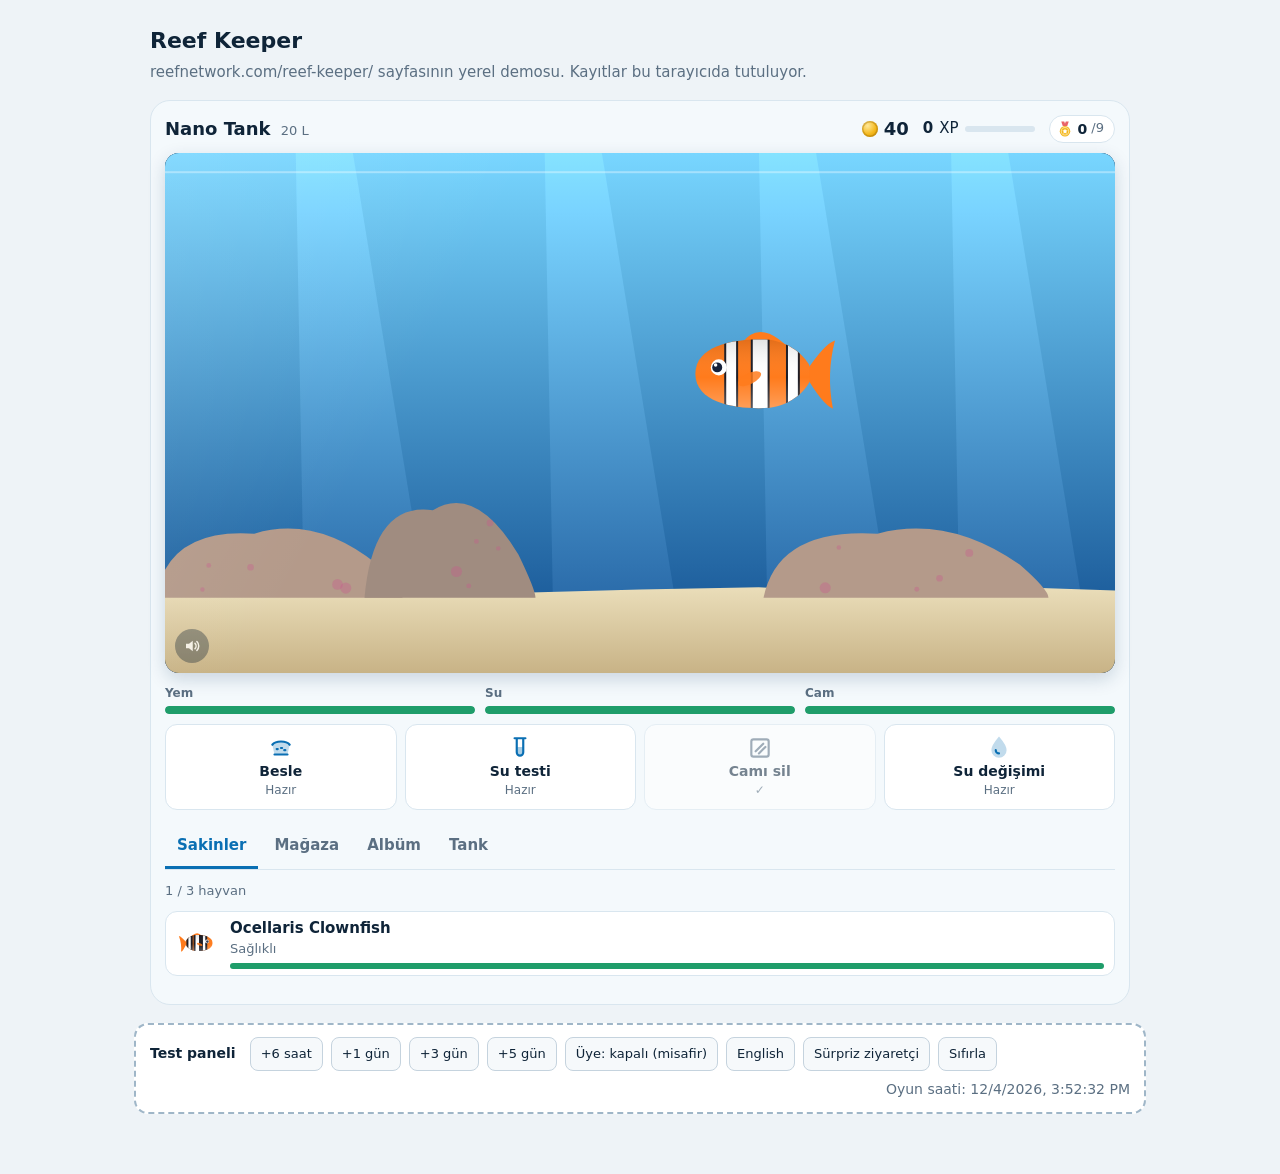
<file: demo/index.html>
<!doctype html>
<html lang="tr">
<head>
<meta charset="utf-8">
<meta name="viewport" content="width=device-width, initial-scale=1">
<title>Reef Keeper — demo</title>
<link rel="stylesheet" href="../assets/game.css">
<link rel="stylesheet" href="surprises.css">
<style>
	body { margin: 0; padding: 24px 16px 60px; background: #eef3f7; font: 15px/1.5 system-ui, -apple-system, sans-serif; color: #0f2438; }
	.page { max-width: 980px; margin: 0 auto; }
	.page h1 { font-size: 22px; margin: 0 0 4px; }
	.page > p { margin: 0 0 16px; color: #5b6f82; }
	.debug { max-width: 980px; margin: 18px auto 0; padding: 12px 14px; border: 2px dashed #9fb6c8; border-radius: 14px; background: #fff; display: flex; flex-wrap: wrap; gap: 8px; align-items: center; font-size: 14px; }
	.debug b { margin-right: 6px; }
	.debug button, .debug a { font: inherit; font-size: 13px; padding: 6px 10px; border-radius: 8px; border: 1px solid #c5d3de; background: #f6f9fb; cursor: pointer; color: inherit; text-decoration: none; }
	.debug .clock { margin-left: auto; color: #5b6f82; font-variant-numeric: tabular-nums; }
</style>
</head>
<body>
<div class="page">
	<h1>Reef Keeper</h1>
	<p>reefnetwork.com/reef-keeper/ sayfasının yerel demosu. Kayıtlar bu tarayıcıda tutuluyor.</p>
	<div id="game"></div>
</div>

<div class="debug" id="debug">
	<b>Test paneli</b>
	<button data-h="6">+6 saat</button>
	<button data-h="24">+1 gün</button>
	<button data-h="72">+3 gün</button>
	<button data-h="120">+5 gün</button>
	<button id="member"></button>
	<a id="lang" href="#"></a>
	<button id="visit">Sürpriz ziyaretçi</button>
	<button id="reset">Sıfırla</button>
	<span class="clock" id="clock"></span>
</div>

<script src="../assets/engine.js"></script>
<script src="../assets/i18n.js"></script>
<script src="../assets/sprites.js"></script>
<script src="../assets/stores.js"></script>
<script src="../assets/game.js"></script>
<script src="species.js"></script>
<script src="demo.js"></script>
<script>
	(function () {
		var D = ReefDemo;
		var lang = D.lang();
		window.rkGame = ReefKeeper.mount(document.getElementById('game'), {
			store: D.store(),
			species: RK_DEMO_SPECIES,
			lang: lang,
			member: D.member(),
			urls: { join: '#join', signIn: '#sign-in' },
			linkFor: function (sp) { return 'product.html?sid=' + sp.sid + '&lang=' + lang; }
		});

		var reload = function () { location.reload(); };
		document.querySelectorAll('[data-h]').forEach(function (b) {
			b.addEventListener('click', function () { D.travel(Number(b.dataset.h)); reload(); });
		});
		var m = document.getElementById('member');
		m.textContent = D.member() ? 'Üye: açık' : 'Üye: kapalı (misafir)';
		m.addEventListener('click', function () { D.setMember(!D.member()); reload(); });
		var l = document.getElementById('lang');
		l.textContent = lang === 'tr' ? 'English' : 'Türkçe';
		l.href = '?lang=' + (lang === 'tr' ? 'en' : 'tr');
		document.getElementById('visit').addEventListener('click', function () { ReefSurprises.visit(); });
		document.getElementById('reset').addEventListener('click', function () { D.reset(); reload(); });
		var clock = document.getElementById('clock');
		var tick = function () { clock.textContent = 'Oyun saati: ' + new Date(D.clock()).toLocaleString(); };
		tick();
		setInterval(tick, 1000);
	})();
</script>
<script src="surprises.js"></script>
</body>
</html>
</file>
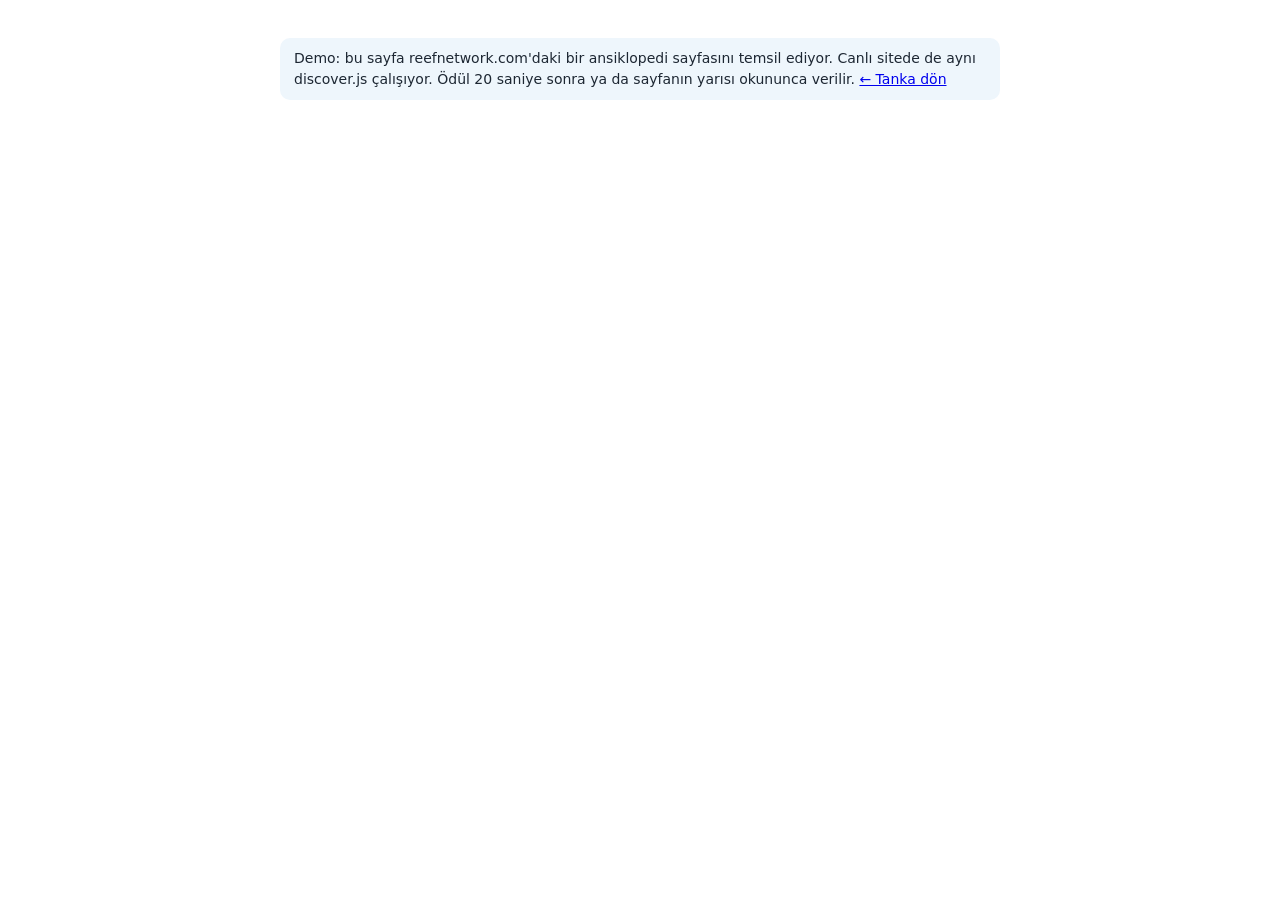
<file: demo/product.html>
<!doctype html>
<html lang="tr">
<head>
<meta charset="utf-8">
<meta name="viewport" content="width=device-width, initial-scale=1">
<title>Ansiklopedi sayfası — demo</title>
<style>
	body { margin: 0; padding: 24px 16px 120px; background: #fff; font: 16px/1.7 Georgia, serif; color: #1d2733; }
	article { max-width: 720px; margin: 0 auto; }
	img { width: 100%; max-width: 420px; border-radius: 12px; display: block; margin: 0 auto 20px; }
	.note { font: 14px/1.5 system-ui, sans-serif; background: #eef6fc; border-radius: 10px; padding: 10px 14px; margin-bottom: 20px; }
	.filler { height: 14px; background: #edf1f4; border-radius: 4px; margin: 10px 0; }
</style>
</head>
<body>
<article>
	<p class="note">Demo: bu sayfa reefnetwork.com'daki bir ansiklopedi sayfasını temsil ediyor. Canlı sitede de aynı discover.js çalışıyor. Ödül 20 saniye sonra ya da sayfanın yarısı okununca verilir. <a href="index.html">← Tanka dön</a></p>
	<h1 id="name"></h1>
	<p><i id="sci"></i></p>
	<img id="img" alt="">
	<div id="filler"></div>
</article>

<script src="../assets/engine.js"></script>
<script src="../assets/i18n.js"></script>
<script src="../assets/stores.js"></script>
<script src="../assets/discover.js"></script>
<script src="species.js"></script>
<script src="demo.js"></script>
<script>
	(function () {
		var sid = (/[?&]sid=(\d+)/.exec(location.search) || [])[1];
		var lang = ReefDemo.lang();
		var sp = ReefDemo.catalog()[sid];
		if (!sp) return;
		document.getElementById('name').textContent = sp.name;
		document.getElementById('sci').textContent = sp.sci;
		document.getElementById('img').src = sp.img.replace('-300x300', '');
		var f = document.getElementById('filler');
		for (var i = 0; i < 80; i++) {
			var d = document.createElement('div');
			d.className = 'filler';
			d.style.width = (60 + (i * 37) % 40) + '%';
			f.appendChild(d);
		}
		ReefDiscover.init({ sid: sid, store: ReefDemo.store(), lang: lang, gameUrl: 'index.html?lang=' + lang });
	})();
</script>
</body>
</html>
</file>
<file: assets/game.css>
/* Reef Keeper — scoped under .rk so the site theme stays untouched. */
.rk {
	--rk-ink: #0f2438;
	--rk-muted: #5b6f82;
	--rk-bg: #f4f9fc;
	--rk-card: #ffffff;
	--rk-line: #d9e6ef;
	--rk-sea: #0a6fb3;
	--rk-sea-2: #0b8fd8;
	--rk-ok: #1f9d6a;
	--rk-warn: #e0a11b;
	--rk-bad: #d8443a;
	--rk-coin: #f4b81c;
	--rk-radius: 14px;
	box-sizing: border-box;
	max-width: 980px;
	margin: 0 auto;
	color: var(--rk-ink);
	background: var(--rk-bg);
	border: 1px solid var(--rk-line);
	border-radius: 20px;
	padding: 14px;
	font: 15px/1.45 system-ui, -apple-system, "Segoe UI", Roboto, sans-serif;
	position: relative;
	-webkit-tap-highlight-color: transparent;
}
.rk *, .rk *::before, .rk *::after { box-sizing: border-box; }
.rk [hidden] { display: none !important; }
.rk h3 { margin: 0 0 8px; font-size: 18px; line-height: 1.25; }
.rk p { margin: 0 0 10px; }
.rk-muted { color: var(--rk-muted); font-size: 13px; }
.rk-sr { position: absolute; width: 1px; height: 1px; overflow: hidden; clip: rect(0 0 0 0); }

.rk-hud { display: flex; justify-content: space-between; align-items: center; gap: 12px; margin-bottom: 10px; flex-wrap: wrap; }
.rk-tank-name { font-weight: 700; font-size: 18px; }
.rk-tank-name small { font-weight: 500; color: var(--rk-muted); font-size: 13px; margin-left: 4px; }
.rk-stats { display: flex; gap: 14px; align-items: center; }
.rk-coins, .rk-xp { display: inline-flex; align-items: center; gap: 6px; font-variant-numeric: tabular-nums; }
.rk-coins b { font-size: 18px; }
.rk-xp-track { display: inline-block; width: 70px; height: 6px; border-radius: 3px; background: var(--rk-line); overflow: hidden; }
.rk-xp-track span { display: block; height: 100%; background: var(--rk-sea-2); }
.rk-coin { display: inline-block; width: 16px; height: 16px; border-radius: 50%; background: radial-gradient(circle at 35% 30%, #ffe99a, var(--rk-coin) 55%, #c98d00); box-shadow: inset 0 0 0 1.5px rgba(150, 100, 0, .35); flex: none; font-style: normal; }

.rk-banner { border-radius: 10px; padding: 9px 12px; margin-bottom: 10px; font-weight: 600; font-size: 14px; }
.rk-banner-warn { background: #fff4d6; color: #7a5200; }
.rk-banner-bad { background: #ffe1de; color: #8a1d15; animation: rk-pulse 1.6s ease-in-out infinite; }
@keyframes rk-pulse { 50% { background: #ffc9c3; } }

.rk-stage { position: relative; border-radius: var(--rk-radius); overflow: hidden; box-shadow: inset 0 0 0 4px #1d3448, 0 6px 18px rgba(10, 50, 90, .18); background: #0e4a86; }
.rk-canvas { display: block; width: 100%; touch-action: manipulation; }
.rk-mode-feed .rk-canvas { cursor: crosshair; }
.rk-mode-wipe .rk-canvas { cursor: grab; touch-action: none; }
.rk-hint { position: absolute; left: 50%; bottom: 14px; transform: translateX(-50%); background: rgba(10, 30, 50, .78); color: #fff; padding: 7px 14px; border-radius: 99px; font-size: 14px; font-weight: 600; pointer-events: none; white-space: nowrap; }
.rk-collect { position: absolute; top: 12px; right: 12px; display: inline-flex; gap: 6px; align-items: center; border: 0; border-radius: 99px; padding: 7px 13px; font: inherit; font-weight: 700; background: rgba(255, 255, 255, .92); color: var(--rk-ink); cursor: pointer; box-shadow: 0 3px 10px rgba(0, 0, 0, .2); animation: rk-bob 2.4s ease-in-out infinite; }
@keyframes rk-bob { 50% { transform: translateY(-4px); } }
.rk-toasts { position: absolute; top: 12px; left: 12px; right: 120px; display: flex; flex-direction: column; gap: 6px; pointer-events: none; align-items: flex-start; }
.rk-toast { background: rgba(10, 30, 50, .85); color: #fff; padding: 6px 12px; border-radius: 10px; font-size: 13px; font-weight: 600; transition: opacity .4s, transform .4s; max-width: 100%; }
.rk-toast-good { background: rgba(20, 120, 80, .92); }
.rk-toast-bad { background: rgba(170, 45, 35, .92); }
.rk-toast-out { opacity: 0; transform: translateY(-6px); }

.rk-bars { display: grid; grid-template-columns: repeat(3, 1fr); gap: 10px; margin: 12px 0 10px; }
.rk-bar { display: flex; flex-direction: column; gap: 4px; font-size: 12px; font-weight: 600; color: var(--rk-muted); }
.rk-bar-track { height: 8px; border-radius: 4px; background: var(--rk-line); overflow: hidden; }
.rk-bar-fill { display: block; height: 100%; border-radius: 4px; background: var(--rk-ok); transition: width .6s; }
.rk-bar-fill[data-level="warn"] { background: var(--rk-warn); }
.rk-bar-fill[data-level="bad"] { background: var(--rk-bad); }

.rk-actions { display: grid; grid-template-columns: repeat(4, 1fr); gap: 8px; }
.rk-action { --rk-hold: 0; position: relative; overflow: hidden; display: flex; flex-direction: column; align-items: center; gap: 2px; padding: 10px 6px; border: 1px solid var(--rk-line); border-radius: 12px; background: var(--rk-card); color: var(--rk-sea); font: inherit; cursor: pointer; transition: transform .1s, box-shadow .2s; user-select: none; -webkit-user-select: none; touch-action: none; }
.rk-action::before { content: ""; position: absolute; inset: 0; background: rgba(11, 143, 216, .16); transform-origin: left; transform: scaleX(var(--rk-hold)); }
.rk-action:active { transform: scale(.97); }
.rk-action svg { width: 26px; height: 26px; position: relative; }
.rk-action-name { font-weight: 700; color: var(--rk-ink); font-size: 14px; position: relative; text-align: center; line-height: 1.2; }
.rk-action-sub { font-size: 12px; color: var(--rk-muted); position: relative; }
.rk-action.rk-off { opacity: .55; color: var(--rk-muted); }
.rk-action.rk-urgent { border-color: var(--rk-warn); box-shadow: 0 0 0 3px rgba(224, 161, 27, .25); }
.rk-action.rk-urgent .rk-action-sub { color: #8a5d00; font-weight: 700; }
.rk-busy .rk-action { pointer-events: none; }

.rk-tabs { display: flex; gap: 4px; margin: 16px 0 0; border-bottom: 1px solid var(--rk-line); overflow-x: auto; }
.rk-tab { border: 0; background: none; font: inherit; font-weight: 600; color: var(--rk-muted); padding: 9px 12px; border-bottom: 3px solid transparent; cursor: pointer; white-space: nowrap; }
.rk-tab[aria-selected="true"] { color: var(--rk-sea); border-bottom-color: var(--rk-sea); }
.rk-panel { padding: 12px 0 2px; min-height: 120px; }

.rk-list { list-style: none; margin: 0; padding: 0; display: grid; gap: 6px; }
.rk-row { display: flex; align-items: center; gap: 10px; background: var(--rk-card); border: 1px solid var(--rk-line); border-radius: 12px; padding: 6px 10px; }
.rk-row canvas { flex: none; }
.rk-row-main { display: flex; flex-direction: column; flex: 1; min-width: 0; }
.rk-health { display: block; height: 6px; border-radius: 3px; background: var(--rk-line); overflow: hidden; margin-top: 4px; }
.rk-health span { display: block; height: 100%; background: var(--rk-ok); }
.rk-health-sick .rk-health span { background: var(--rk-warn); }
.rk-health-critical .rk-health span { background: var(--rk-bad); }
.rk-health-critical { border-color: #f3b1ab; }
.rk-list-dim .rk-row { opacity: .7; }
.rk-memorial { margin-top: 12px; }
.rk-memorial summary { cursor: pointer; color: var(--rk-muted); font-weight: 600; margin-bottom: 6px; }
.rk-empty { text-align: center; padding: 16px; }

.rk-chips { display: flex; gap: 6px; flex-wrap: wrap; margin-bottom: 10px; }
.rk-chip { border: 1px solid var(--rk-line); background: var(--rk-card); border-radius: 99px; padding: 5px 12px; font: inherit; font-size: 13px; cursor: pointer; color: var(--rk-ink); }
.rk-chip[aria-pressed="true"] { background: var(--rk-sea); border-color: var(--rk-sea); color: #fff; }
.rk-grid { display: grid; grid-template-columns: repeat(auto-fill, minmax(190px, 1fr)); gap: 10px; }
.rk-album { grid-template-columns: repeat(auto-fill, minmax(150px, 1fr)); }
.rk-card { display: flex; flex-direction: column; align-items: center; text-align: center; gap: 6px; background: var(--rk-card); border: 1px solid var(--rk-line); border-radius: var(--rk-radius); padding: 10px; }
.rk-card canvas { background: linear-gradient(#e6f4fd, #cde7f7); border-radius: 10px; }
.rk-card-body { display: flex; flex-direction: column; gap: 2px; align-items: center; flex: 1; }
.rk-card-body b { line-height: 1.25; }
.rk-locked { opacity: .6; }
.rk-unknown b { color: var(--rk-muted); }

.rk-badge { display: inline-block; font-size: 11px; font-weight: 700; padding: 2px 7px; border-radius: 99px; background: #e8eff5; color: var(--rk-muted); letter-spacing: .02em; }
.rk-care-easy { background: #dcf5e9; color: #166a48; }
.rk-care-moderate { background: #e2eefc; color: #1d5596; }
.rk-care-difficult { background: #fff0d4; color: #8a5600; }
.rk-care-expert-only { background: #ffe0dd; color: #9a2219; }
.rk-badge-owned { background: #eef0ff; color: #3d43a8; }

.rk-btn { display: inline-flex; align-items: center; justify-content: center; gap: 6px; border: 1px solid transparent; border-radius: 10px; padding: 8px 14px; font: inherit; font-weight: 700; font-size: 14px; text-decoration: none; cursor: pointer; line-height: 1.2; }
.rk-btn-primary, .rk-btn-buy { background: var(--rk-sea); color: #fff; }
.rk-btn-primary:hover, .rk-btn-buy:hover { background: var(--rk-sea-2); color: #fff; }
.rk-btn-ghost { background: transparent; border-color: var(--rk-line); color: var(--rk-ink); }
.rk-btn-buy { width: 100%; }
.rk-btn.rk-off { background: #c5d3de; color: #fff; }
.rk-btn:disabled { background: #e8eff5; color: var(--rk-muted); cursor: default; font-size: 12px; }
.rk-card .rk-btn { width: 100%; }
.rk-btns { display: flex; gap: 8px; flex-wrap: wrap; justify-content: center; }

.rk-ladder { list-style: none; margin: 0 0 14px; padding: 0; display: grid; grid-template-columns: repeat(5, 1fr); gap: 6px; counter-reset: rk; }
.rk-ladder li { display: flex; flex-direction: column; align-items: center; text-align: center; font-size: 13px; padding: 8px 4px; border-radius: 10px; background: var(--rk-card); border: 1px solid var(--rk-line); opacity: .65; }
.rk-ladder .rk-done { opacity: 1; background: #e6f6ee; border-color: #b6e3cc; }
.rk-ladder .rk-current { opacity: 1; border-color: var(--rk-sea); box-shadow: 0 0 0 2px rgba(10, 111, 179, .2); }
.rk-upgrade { background: var(--rk-card); border: 1px solid var(--rk-line); border-radius: var(--rk-radius); padding: 14px; display: grid; gap: 10px; }
.rk-req { display: grid; gap: 2px; font-size: 13px; font-weight: 600; }
.rk-req-ok .rk-health span { background: var(--rk-ok); }
.rk-req .rk-health span { background: var(--rk-sea-2); }
.rk-member { background: linear-gradient(135deg, #e7f4fd, #f2fbf6); border: 1px solid #c8e2f3; border-radius: var(--rk-radius); padding: 14px; text-align: center; }
.rk-member b { display: block; font-size: 16px; margin-bottom: 6px; }

.rk-modal { position: fixed; inset: 0; background: rgba(8, 25, 40, .55); display: flex; align-items: center; justify-content: center; padding: 16px; z-index: 99999; }
.rk-modal[hidden] { display: none; }
.rk-dialog { position: relative; background: var(--rk-card); color: var(--rk-ink); border-radius: 18px; padding: 22px 20px 18px; width: min(420px, 100%); max-height: calc(100vh - 32px); overflow: auto; text-align: center; box-shadow: 0 20px 50px rgba(0, 0, 0, .3); animation: rk-pop .25s ease-out; font: 15px/1.45 system-ui, -apple-system, "Segoe UI", Roboto, sans-serif; }
@keyframes rk-pop { from { transform: scale(.92); opacity: 0; } }
.rk-close { position: absolute; top: 8px; right: 10px; border: 0; background: none; font-size: 26px; line-height: 1; color: var(--rk-muted); cursor: pointer; padding: 4px 8px; }
.rk-eyebrow { text-transform: uppercase; letter-spacing: .12em; font-size: 12px; font-weight: 800; color: var(--rk-sea); }
.rk-discovery img, .rk-discovery canvas { display: block; margin: 0 auto 12px; width: 160px; height: 160px; object-fit: cover; border-radius: 16px; background: #e6f4fd; }
.rk-away ul { text-align: left; margin-bottom: 12px; }
.rk-tubes { display: flex; justify-content: center; gap: 18px; margin: 12px 0; }
.rk-tube { display: flex; flex-direction: column; align-items: center; gap: 4px; }
.rk-tube-glass { width: 26px; height: 74px; border: 2px solid #9fb6c8; border-top: 0; border-radius: 0 0 13px 13px; position: relative; overflow: hidden; }
.rk-tube-glass span { position: absolute; left: 0; right: 0; bottom: 0; height: 70%; animation: rk-fill .8s ease-out; }
.rk-tube-ok .rk-tube-glass span { background: #69c9a0; }
.rk-tube-warn .rk-tube-glass span { background: #f2c14e; }
.rk-tube-bad .rk-tube-glass span { background: #e46a5e; }
@keyframes rk-fill { from { height: 0; } }
.rk-test-verdict { font-weight: 700; }
.rk-test-verdict.rk-ok { color: var(--rk-ok); }
.rk-test-verdict.rk-warn { color: #9a6a00; }
.rk-test-verdict.rk-bad { color: var(--rk-bad); }

@media (max-width: 560px) {
	.rk { padding: 10px; border-radius: 14px; }
	.rk-actions { gap: 6px; }
	.rk-action { padding: 8px 2px; }
	.rk-action-name { font-size: 12px; }
	.rk-action-sub { font-size: 11px; }
	.rk-grid { grid-template-columns: repeat(2, 1fr); }
	.rk-ladder { grid-template-columns: repeat(3, 1fr); }
	.rk-stats { gap: 10px; }
	.rk-xp-track { width: 48px; }
}
</file>
<file: demo/surprises.css>
/* Reef Keeper — demo surprises (see surprises.js). */
.rks-badge-btn { display: inline-flex; align-items: center; gap: 4px; border: 1px solid var(--rk-line); background: var(--rk-card); border-radius: 99px; padding: 3px 10px 3px 6px; font: inherit; font-size: 13px; color: var(--rk-muted); cursor: pointer; font-variant-numeric: tabular-nums; }
.rks-badge-btn b { color: var(--rk-ink); font-size: 14px; }
.rks-badge-btn:hover { border-color: var(--rk-coin); }
.rks-pop { animation: rks-pop .7s cubic-bezier(.2, 1.6, .4, 1); }
@keyframes rks-pop { 0% { transform: scale(1); } 40% { transform: scale(1.35) rotate(-6deg); } 100% { transform: scale(1); } }

.rks-mute { position: absolute; left: 10px; bottom: 10px; width: 34px; height: 34px; display: grid; place-items: center; border: 0; border-radius: 50%; background: rgba(10, 30, 50, .45); color: #fff; cursor: pointer; padding: 0; opacity: .75; transition: opacity .2s, background .2s; }
.rks-mute:hover, .rks-mute:focus-visible { opacity: 1; background: rgba(10, 30, 50, .7); }
.rks-mute svg { width: 18px; height: 18px; }

.rks-badge-toast { display: flex; align-items: center; gap: 8px; background: linear-gradient(135deg, #3b2a6e, #0a6fb3); padding: 6px 14px 6px 8px; box-shadow: 0 4px 14px rgba(0, 0, 0, .25); animation: rks-slide .5s cubic-bezier(.2, 1.4, .4, 1); }
.rks-badge-toast span { display: flex; flex-direction: column; line-height: 1.2; }
.rks-badge-toast small { font-size: 11px; font-weight: 600; opacity: .8; text-transform: uppercase; letter-spacing: .04em; }
@keyframes rks-slide { from { transform: translateX(-30px) scale(.8); opacity: 0; } }

.rks-badge-grid { list-style: none; margin: 12px 0 0; padding: 0; display: grid; grid-template-columns: repeat(auto-fill, minmax(140px, 1fr)); gap: 10px; }
.rks-badge-grid li { display: flex; flex-direction: column; align-items: center; text-align: center; gap: 4px; padding: 12px 8px; border: 1px solid var(--rk-line); border-radius: 12px; background: var(--rk-card); }
.rks-badge-grid li b { font-size: 14px; }
.rks-badge-grid li .rk-muted { font-size: 12px; line-height: 1.35; }
.rks-badge-grid .rks-got { border-color: #f4d27a; background: linear-gradient(180deg, #fffaf0, #fff); }
.rks-badge-grid .rks-locked .rks-medal { opacity: .7; filter: grayscale(1); }
@media (max-width: 480px) {
	.rks-badge-grid { grid-template-columns: repeat(2, 1fr); }
	.rks-badge-btn { padding: 2px 8px 2px 4px; }
}
@media (prefers-reduced-motion: reduce) {
	.rks-pop, .rks-badge-toast { animation: none; }
}
</file>
